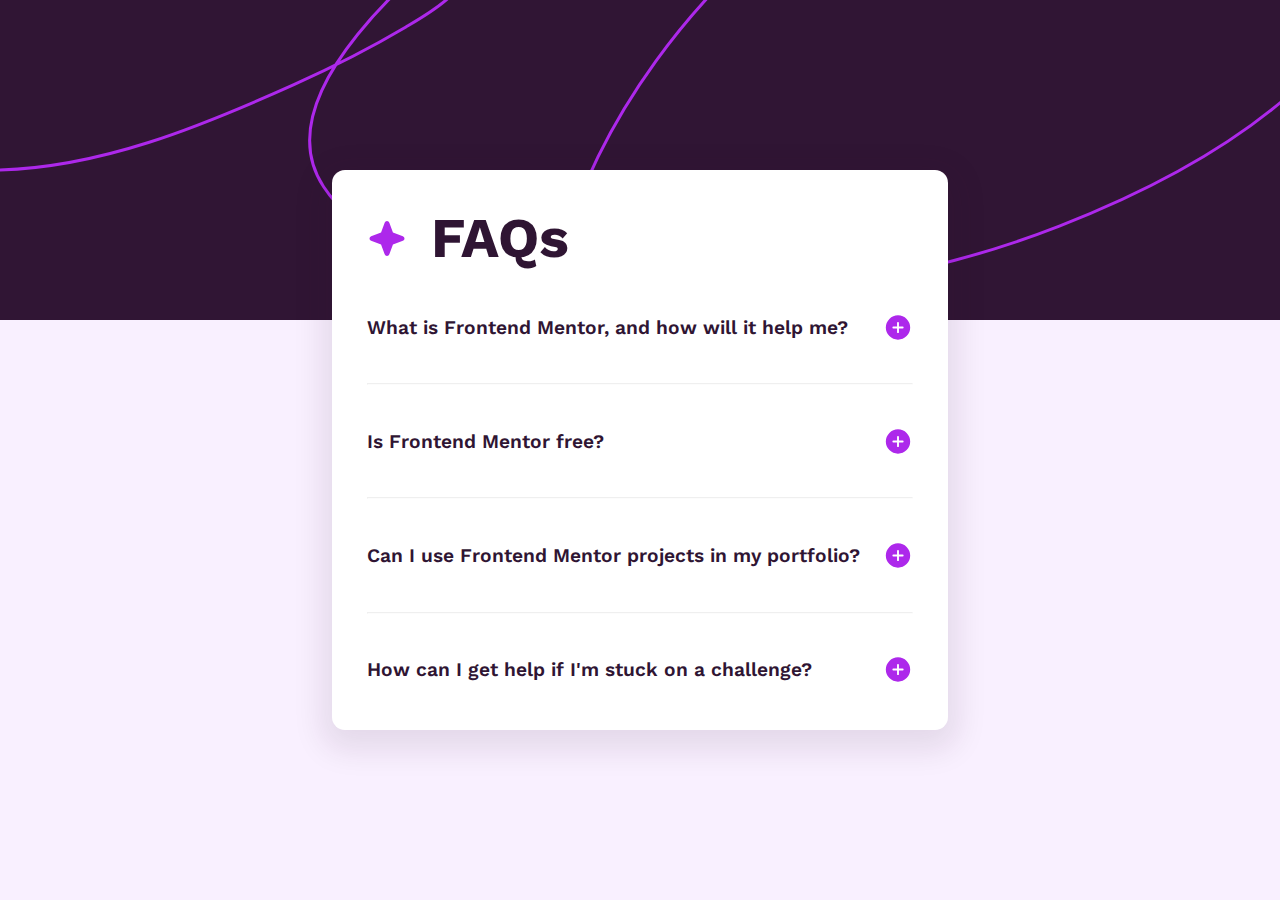
<file: faq-accordion-main/index.html>
<!DOCTYPE html>
<html lang="en">

<head>
  <meta charset="UTF-8" />
  <meta name="viewport" content="width=device-width, initial-scale=1.0" />
  <link rel="icon" type="image/png" sizes="32x32" href="./assets/images/favicon-32x32.png" />
  <title>Frontend Mentor | FAQ accordion</title>
  <link rel="stylesheet" href="./css/style.css" />
  <script defer src="./js/script.js"></script>
</head>

<body>
  <main>
    <h1>
      <img src="./assets/images/icon-star.svg" alt="star icon">
      FAQs
    </h1>
    <h2>
      What is Frontend Mentor, and how will it help me?
      <img src="./assets/images/icon-plus.svg" alt="plus icon">
    </h2>
    <p>
      Frontend Mentor offers realistic coding challenges to help developers
      improve their frontend coding skills with projects in HTML, CSS, and
      JavaScript. It's suitable for all levels and ideal for portfolio
      building.
    </p>
    <hr>  
    <h2>
      Is Frontend Mentor free?
      <img src="./assets/images/icon-plus.svg" alt="plus icon">
    </h2>
    <p>
      Yes, Frontend Mentor offers both free and premium coding challenges,
      with the free option providing access to a range of projects suitable
      for all skill levels.
    </p>
    <hr>
    <h2>
      Can I use Frontend Mentor projects in my portfolio?
      <img src="./assets/images/icon-plus.svg" alt="plus icon">
    </h2>
    <p>
      Yes, you can use projects completed on Frontend Mentor in your
      portfolio. It's an excellent way to showcase your skills to potential
      employers!
    </p>
    <hr>
    <h2>
      How can I get help if I'm stuck on a challenge?
      <img src="./assets/images/icon-plus.svg" alt="plus icon">
    </h2>
    <p>
      The best place to get help is inside Frontend Mentor's Discord
      community. There's a help channel where you can ask questions and seek
      support from other community members.
    </p>
  </main>
</body>

</html>
</file>
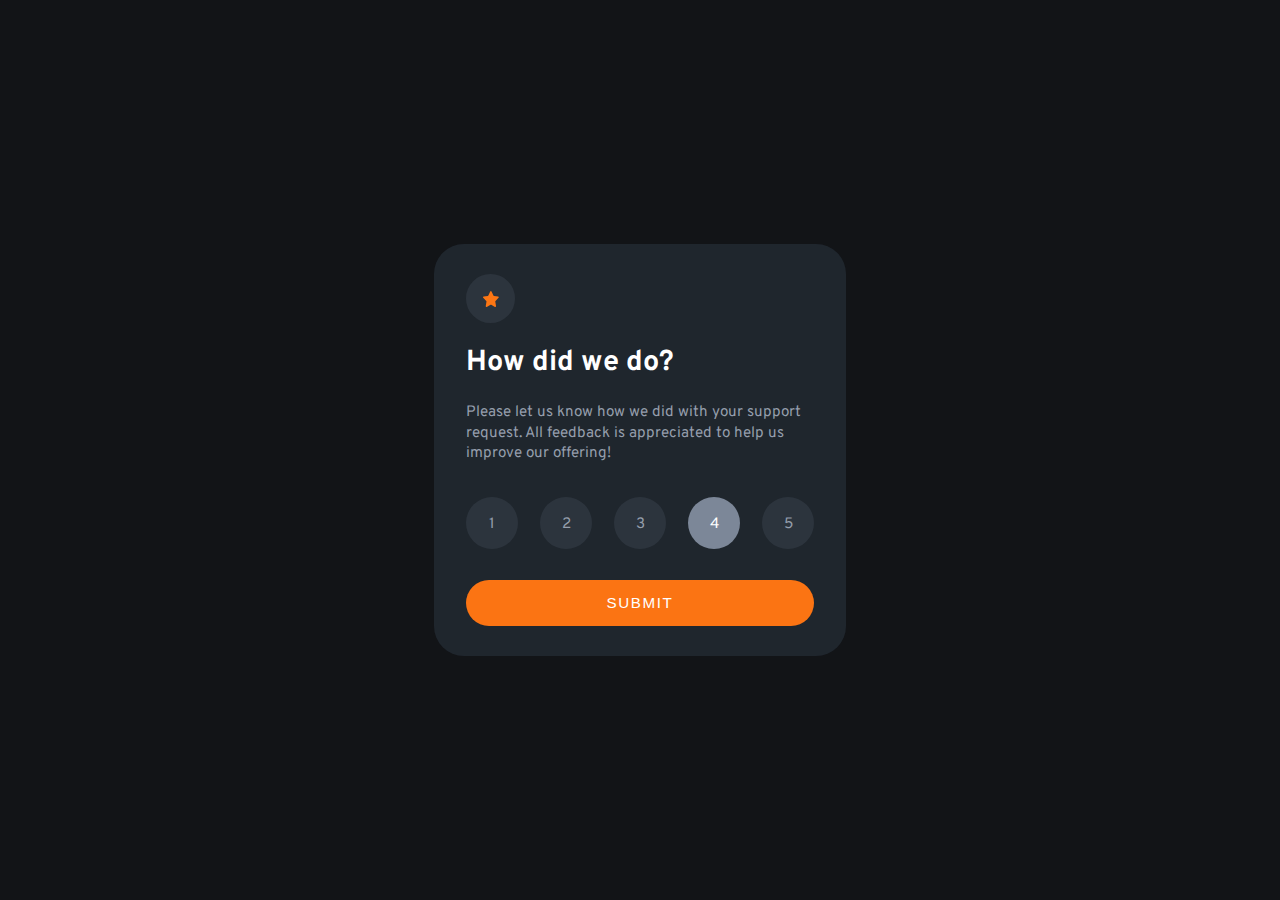
<file: interactive-rating-component-main/index.html>
<!DOCTYPE html>
<html lang="pt-br">
<head>
  <meta charset="UTF-8">
  <meta name="viewport" content="width=device-width, initial-scale=1.0"> 
  <link rel="icon" type="image/png" sizes="32x32" href="./images/favicon-32x32.png">
  <title>Frontend Mentor | Interactive rating component</title>
  <link rel="stylesheet" href="./assets/css/style.css">
  <script defer src="./assets/js/index.js"></script>
</head>
<body>
  <div class="rating-component first-page">
    <section class="rating-display">
      <figure class="icon-star">
        <img src="./assets/images/icon-star.svg" alt="star">
      </figure>
      <h1>How did we do?</h1>
      <p>
        Please let us know how we did with your support request. All feedback is appreciated
        to help us improve our offering!
      </p>
      
      <ul class="options">
        <li class="option">
          <input 
            type="radio" 
            name="number" 
            value="1"
            />
          <span class="label">1</span>
        </li>
        
        <li class="option">
          <input 
            type="radio" 
            name="number" 
            value="2"
            />
          <span class="label">2</span>
        </li>
        
        <li class="option">
          <input 
            type="radio" 
            name="number" 
            value="3"
            />
          <span class="label">3</span>
        </li>
        
        <li class="option">
          <input 
            type="radio" 
            name="number" 
            value="4"
            checked
            />
          <span class="label">4</span>
        </li>
        
        <li class="option">
          <input 
            type="radio" 
            name="number" 
            value="5"
            />
          <span class="label">5</span>
        </li>
      </ul>
      
      <button type="submit">Submit</button>
    </section>
  </div>
  
  <div class="rating-component second-page">
    <section class="rating-display thank-you-display">
      <figure>
        <img src="./assets/images/illustration-thank-you.svg" alt="bill receipt" width="145">
      </figure>
      <div class="selected-option">
        <p>You selected <span>4</span> out of 5</p>
      </div>
      <div class="message">
        <h1>Thank you!</h1>
        <p>
          We appreciate you taking the time to give a rating. If you ever need more support,
          don’t hesitate to get in touch!
        </p>
      </div>
    </section>
  </div>
</body>
</html>
</file>
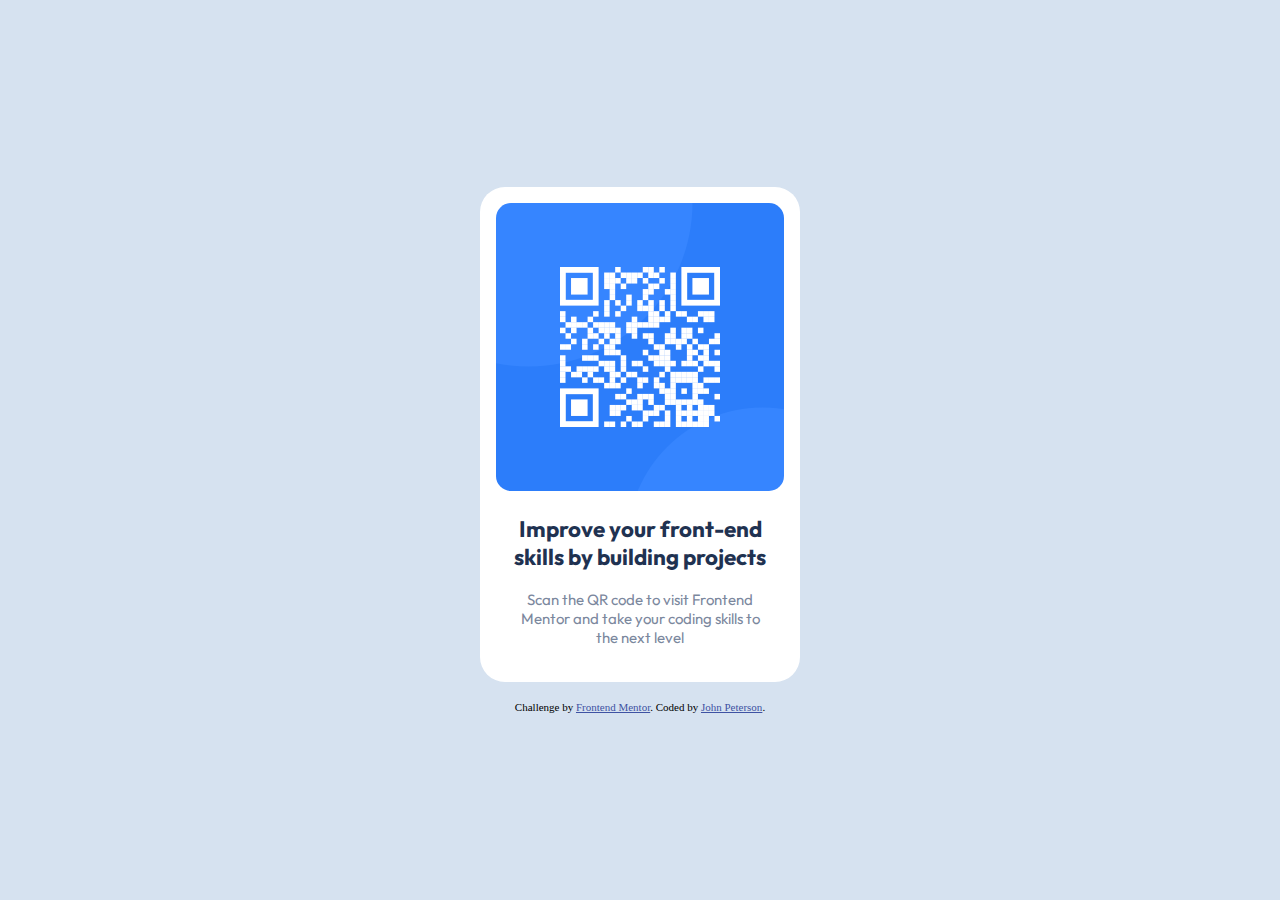
<file: qr-code-component-main/index.html>
<!DOCTYPE html>
<html lang="en">
<head>
  <meta charset="UTF-8">
  <meta name="viewport" content="width=device-width, initial-scale=1.0"> <!-- displays site properly based on user's device -->

  <link rel="icon" type="image/png" sizes="32x32" href="./images/favicon-32x32.png">
  
  <title>Frontend Mentor | QR code component</title>

  <!-- Feel free to remove these styles or customise in your own stylesheet 👍 -->
  <style>
    @import url('https://fonts.googleapis.com/css2?family=Outfit:wght@100..900&display=swap');

    * {
      margin: 0;
      padding: 0;
      box-sizing: border-box;
    }
    
    body {
      background-color: hsl(212, 45%, 89%);
      min-height: 100vh;
      display: flex;
      flex-direction: column;
      justify-content: center;
      align-items: center;
    }

    main {
      background-color: hsl(0, 0%, 100%);
      padding: 1rem;
      margin: 0 1rem;
      max-width: 320px;
      border-radius: 25px;
    }
    
    .qrcode_image img {
      display: block;
      width: 100%;
      height: auto;
      border-radius: 15px;
    }

    .qrcode_text {
      font-family: "Outfit", sans-serif;
      text-align: center;
    }

    .qrcode_text h1 {
      color: hsl(218, 44%, 22%);
      font-size: 1.4em;
      padding: 1.5rem 1rem 0;
    }

    .qrcode_text p {
      color: hsl(220, 15%, 55%);
      font-size: 15px;
      padding: 1.2rem 1rem;
    }
    
    .attribution { font-size: 11px; text-align: center; padding-top: 1.2rem;}
    .attribution a { color: hsl(228, 45%, 44%); }
  </style>
</head>
<body>
  <main>
    <section class="qrcode_image">
      <figure>
        <img src="./images/image-qr-code.png" alt="qrcode picture" width="400" height="400">
      </figure>
    </section>
    <section class="qrcode_text">
      <h1>Improve your front-end skills by building projects</h1>
      <p>Scan the QR code to visit Frontend Mentor and take your coding skills to the next level</p>
    </section>
  </main>
  <footer>
    <div class="attribution">
      Challenge by <a href="https://www.frontendmentor.io?ref=challenge">Frontend Mentor</a>. 
      Coded by <a href="https://github.com/jpetterson88">John Peterson</a>.
    </div>
  </footer>
</body>
</html>
</file>
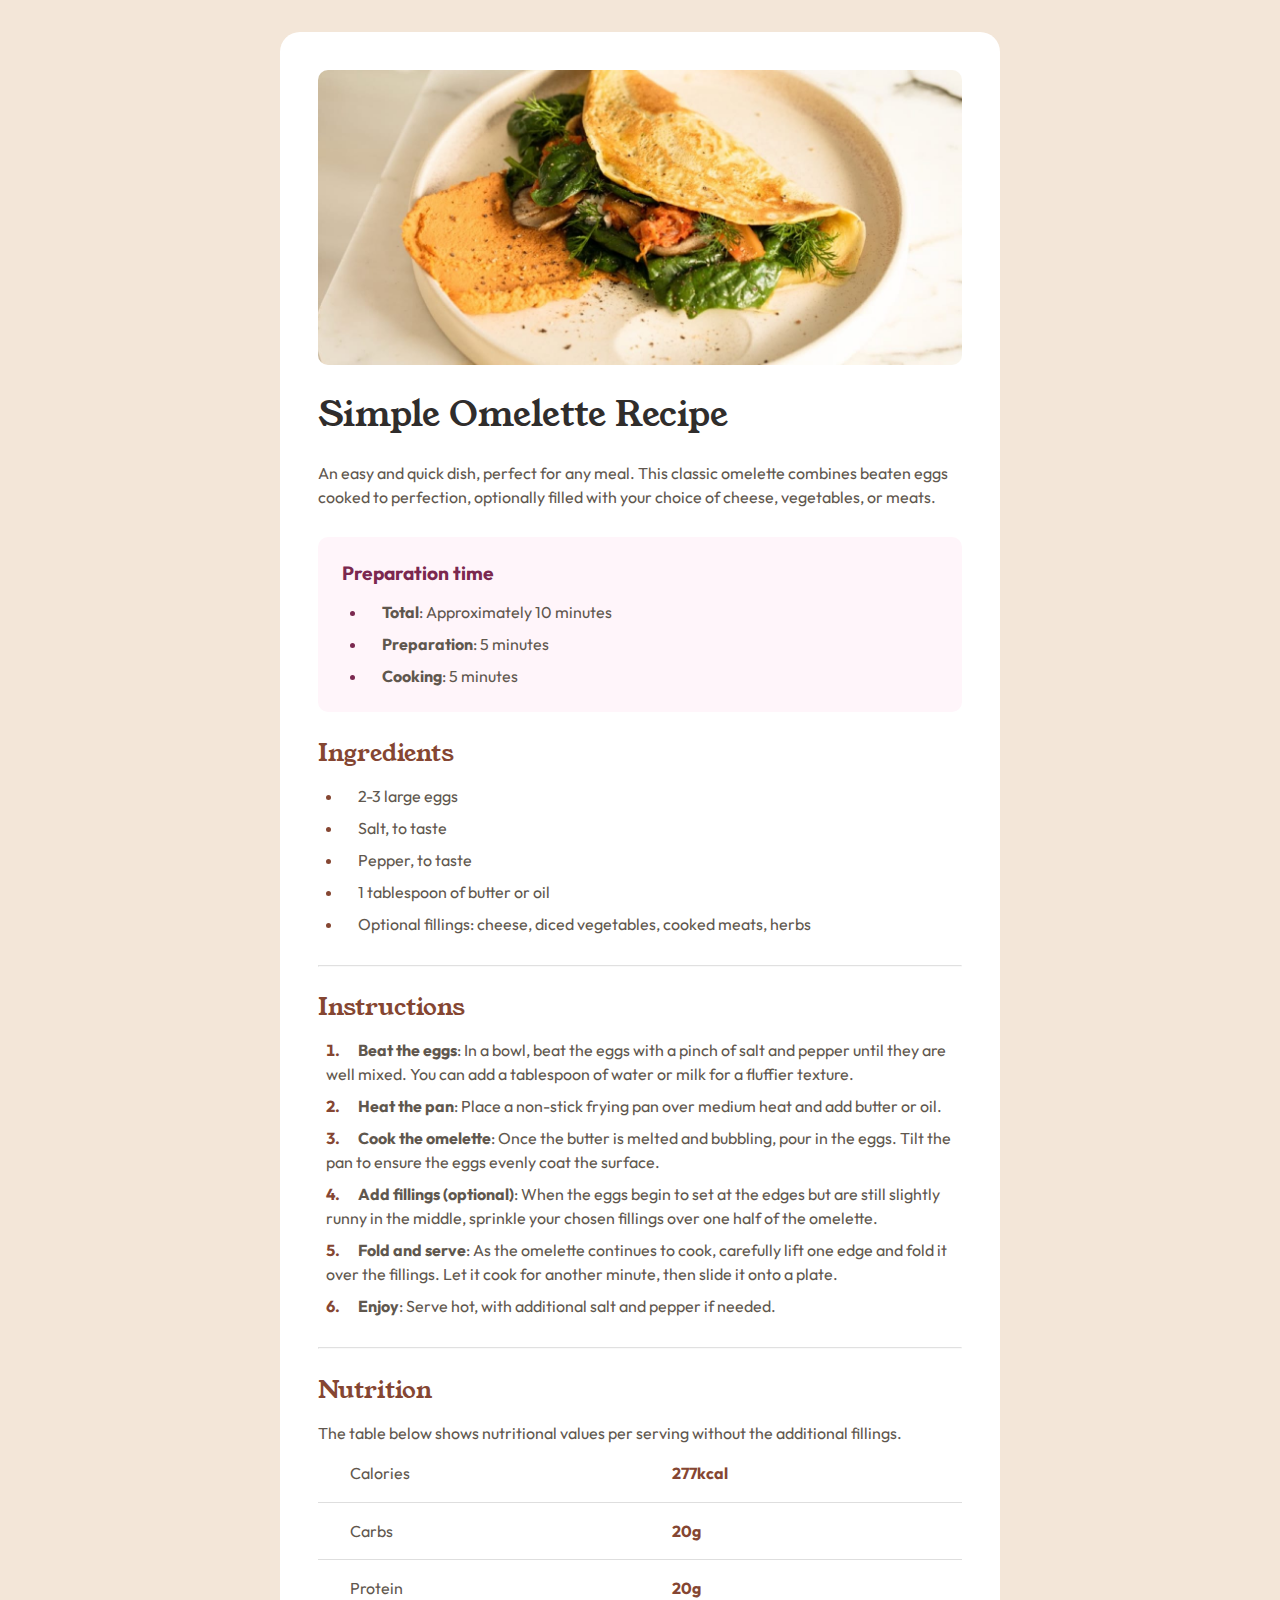
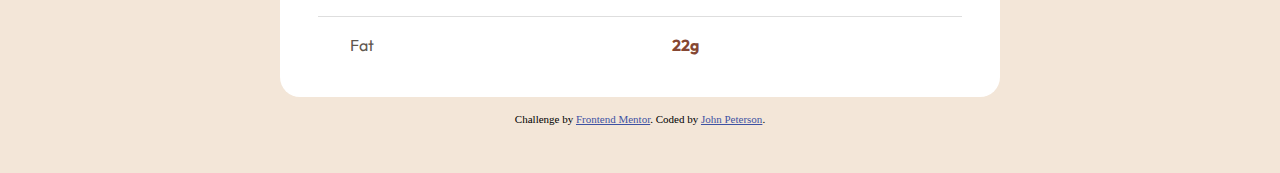
<file: recipe-page-main/index.html>
<!DOCTYPE html>
<html lang="en">
  <head>
    <meta charset="UTF-8" />
    <meta name="viewport" content="width=device-width, initial-scale=1.0" />
    <link
      rel="icon"
      type="image/png"
      sizes="32x32"
      href="./assets/images/favicon-32x32.png"
    />
    <title>Frontend Mentor | Recipe page</title>
    <link rel="stylesheet" href="./css/style.css" />
  </head>
  <body>
    <header>
      <figure>
        <img
          src="./assets/images/image-omelette.jpeg"
          alt="omelette picture"
          width="700"
          height="320"
        />
      </figure>
    </header>
    <main>
      <section class="recipe-description">
        <h1>Simple Omelette Recipe</h1>
        <p>
          An easy and quick dish, perfect for any meal. This classic omelette
          combines beaten eggs cooked to perfection, optionally filled with your
          choice of cheese, vegetables, or meats.
        </p>
      </section>

      <section class="preparation-time">
        <h2>Preparation time</h2>
        <ul>
          <li><strong>Total</strong>: Approximately 10 minutes</li>
          <li><strong>Preparation</strong>: 5 minutes</li>
          <li><strong>Cooking</strong>: 5 minutes</li>
        </ul>
      </section>

      <section class="ingredients">
        <h2 class="nutmag">Ingredients</h2>
        <ul>
          <li>2-3 large eggs</li>
          <li>Salt, to taste</li>
          <li>Pepper, to taste</li>
          <li>1 tablespoon of butter or oil</li>
          <li>
            Optional fillings: cheese, diced vegetables, cooked meats, herbs
          </li>
        </ul>
      </section>

      <hr />

      <section class="instructions">
        <h2 class="nutmag">Instructions</h2>
        <ol>
          <li>
            <strong>Beat the eggs</strong>: In a bowl, beat the eggs with a
            pinch of salt and pepper until they are well mixed. You can add a
            tablespoon of water or milk for a fluffier texture.
          </li>
          <li>
            <strong>Heat the pan</strong>: Place a non-stick frying pan over
            medium heat and add butter or oil.
          </li>
          <li>
            <strong>Cook the omelette</strong>: Once the butter is melted and
            bubbling, pour in the eggs. Tilt the pan to ensure the eggs evenly
            coat the surface.
          </li>
          <li>
            <strong>Add fillings (optional)</strong>: When the eggs begin to set
            at the edges but are still slightly runny in the middle, sprinkle
            your chosen fillings over one half of the omelette.
          </li>
          <li>
            <strong>Fold and serve</strong>: As the omelette continues to cook,
            carefully lift one edge and fold it over the fillings. Let it cook
            for another minute, then slide it onto a plate.
          </li>
          <li>
            <strong>Enjoy</strong>: Serve hot, with additional salt and pepper
            if needed.
          </li>
        </ol>
      </section>

      <hr />

      <section class="nutrition">
        <h2 class="nutmag">Nutrition</h2>
        <p>
          The table below shows nutritional values per serving without the
          additional fillings.
        </p>
        <div class="container">
          <div class="box">Calories</div>
          <div class="box">
            <strong>277kcal</strong>
          </div>
          <div class="box">Carbs</div>
          <div class="box">
            <strong>20g</strong>
          </div>
          <div class="box">Protein</div>
          <div class="box">
            <strong>20g</strong>
          </div>
          <div class="box">Fat</div>
          <div class="box">
            <strong>22g</strong>
          </div>
        </div>
      </section>
    </main>
    <footer class="attribution">
      Challenge by
      <a href="https://www.frontendmentor.io?ref=challenge">Frontend Mentor</a>. 
      Coded by <a href="https://github.com/jpetterson88">John Peterson</a>.
    </footer>
  </body>
</html>
</file>
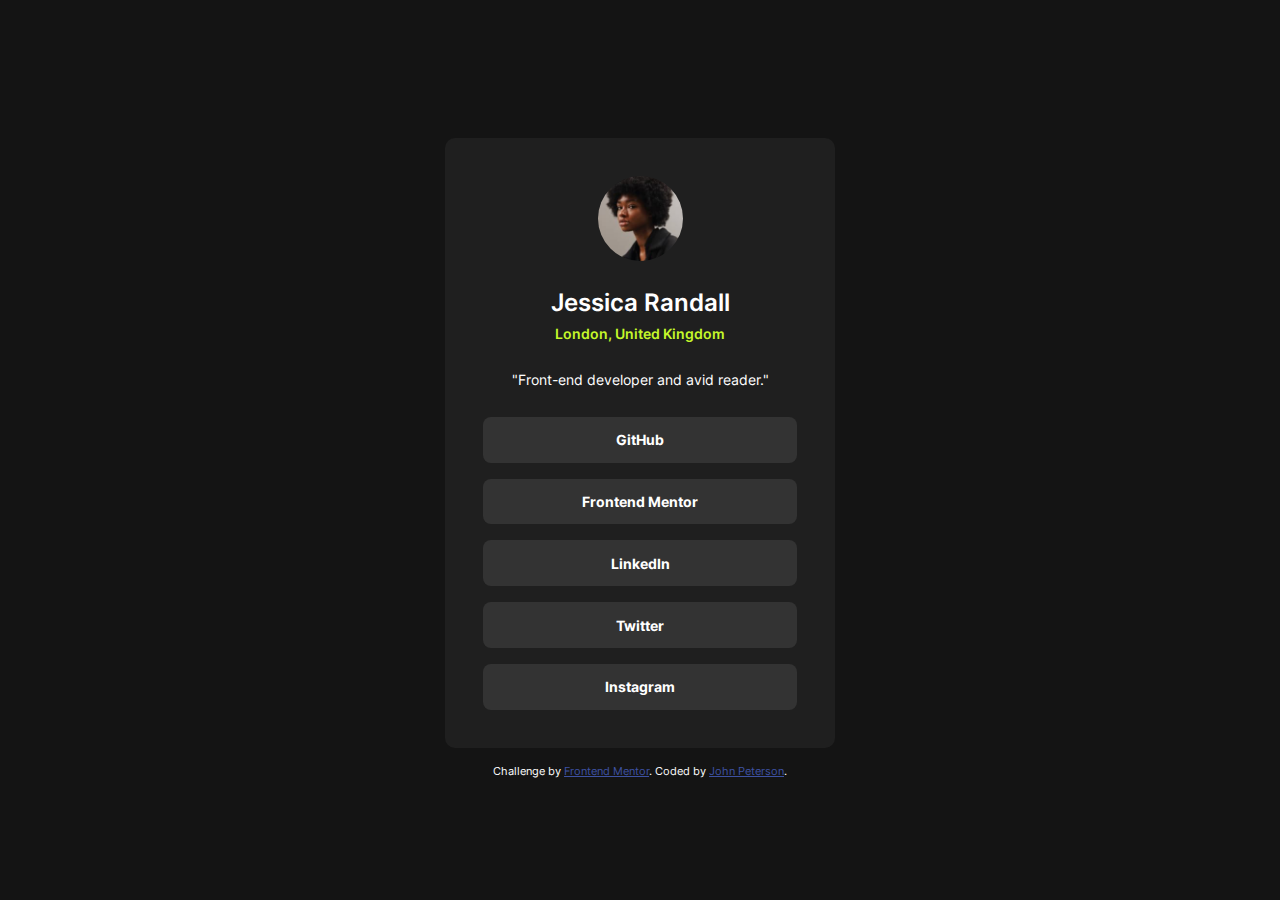
<file: social-links-profile-main/index.html>
<!DOCTYPE html>
<html lang="en">
<head>
  <meta charset="UTF-8">
  <meta name="viewport" content="width=device-width, initial-scale=1.0"> <!-- displays site properly based on user's device -->
  <link rel="icon" type="image/png" sizes="32x32" href="./assets/images/favicon-32x32.png">
  <title>Frontend Mentor | Social links profile</title>
  <link rel="stylesheet" href="./css/style.css">
</head>
<body>
  <main>
    <figure>
      <img src="./assets/images/avatar-jessica.jpeg" alt="woman picture" width="176" height="176">
    </figure>
    <p class="name">Jessica Randall</p>
    <p class="green">London, United Kingdom</p>
    <p>"Front-end developer and avid reader."</p>
    <nav>
      <ul>
        <li><a href="#">GitHub</a></li>
        <li><a href="#">Frontend Mentor</a></li>
        <li><a href="#">LinkedIn</a></li>
        <li><a href="#">Twitter</a></li>
        <li><a href="#">Instagram</a></li>
      </ul>
    </nav> 
  </main>
  <footer class="attribution">
    Challenge by <a href="https://www.frontendmentor.io?ref=challenge">Frontend Mentor</a>. 
    Coded by <a href="https://github.com/jpetterson88">John Peterson</a>.
  </footer>
</body>
</html>
</file>
<file: faq-accordion-main/css/style.css>
@font-face {
  font-family: "Work Sans";
  src: url("../assets/fonts/WorkSans-VariableFont_wght.ttf");
}

* {
  margin: 0;
  padding: 0;
  box-sizing: border-box;
}

:root {
  --white: hsl(0, 0%, 100%);
  --light-pink: hsl(275, 100%, 97%);
  --pink: hsl(281, 83%, 54%);
  --grayish-purple: hsl(292, 16%, 49%);
  --dark-purple: hsl(292, 42%, 14%);
}

body {
  min-height: 100vh;
  background: var(--light-pink) url("../assets/images/background-pattern-desktop.svg") no-repeat;
  background-size: max(1440px, 100%);
  font-family: "Work Sans", sans-serif;

  display: flex;
  justify-content: center;
  align-items: center;
}

main {
  background-color: var(--white);
  flex-basis: 616px;
  min-height: 560px;
  margin: 1.5rem;
  padding: 2.2rem 2.2rem 1.6rem 2.2rem;
  border-radius: 13px;
  box-shadow: 0px 10px 30px 10px hsl(292, 42%, 14%, 0.1);

  display: flex;
  flex-direction: column;
  justify-content: space-between;
}

h1, h2 {
  color: var(--dark-purple);
  display: flex;
  justify-content: space-between;
  align-items: center;
}

h1 {
  font-size: 3.5rem;
  justify-content: start;
}

h1 img {
  margin: 0 1.5rem 0 0;
}

img {
  margin-left: 1.1rem;
}

h2 {
  font-size: 1.2rem;
  font-weight: 600;
  padding: 1.2rem 0;
  cursor: pointer;
}

h2:hover {
  color: var(--pink);
}

p {
  padding-bottom: 1.4rem;
  color: var(--grayish-purple);
  font-size: 1rem;
  line-height: 1.3rem;
  display: none;
}

p:last-child {
  padding-bottom: 0.8rem;
}

hr {
  opacity: 0.150;
}

@media screen and (max-width: 425px) {
  body {
    background: var(--light-pink) url("../assets/images/background-pattern-mobile.svg") no-repeat;
    background-size: 425px;
  }

  main {
    padding: 1.5rem 1.5rem 0.8rem 1.5rem;
    min-height: 480px;
  }

  h1 {
    font-size: 2rem;
  }

  h1 img {
    margin: 0 1.3rem 0 0;
    height: 25px;
  }

  h2 {
    font-size: 1rem;
  }

  p {
    font-size: 0.9rem;
  }
}
</file>
<file: interactive-rating-component-main/assets/css/style.css>
@font-face {
  font-family: 'Overpass';
  src: url('../fonts/Overpass-VariableFont_wght.ttf');
}

* {
  margin: 0;
  padding: 0;
  box-sizing: border-box;
}

:root {
  /* primary colors */
  --orange: hsl(25, 97%, 53%);

  /* neutral colors */
  --white: hsl(0, 0%, 100%);
  --light-grey: hsl(217, 12%, 63%);
  --medium-grey: hsl(216, 12%, 54%);
  --dark-blue: hsl(213, 19%, 18%);
  --very-dark-blue: hsl(216, 12%, 8%);

  font-family: Overpass, sans-serif;
}

body {
  min-height: 100vh;
  background-color: var(--very-dark-blue);
  color: var(--light-grey);

  display: flex;
  justify-content: center;
  align-items: center;
}

.rating-component {
  background-color: hsla(213, 20%, 18%, 0.7);
  /* background-image: linear-gradient(to top, hsl(213, 19%, 18%), hsla(213, 20%, 18%, 0.185)); */
  padding: 1rem 1.5rem 1.5rem 1.5rem;
  margin: 1.2rem;
  width: 328px;
  height: 365px;
  border-radius: 15px;
}

.rating-display {
  height: 100%;

  display: flex;
  flex-direction: column;
  justify-content: space-around;
}

.rating-display h1 {
  color: var(--white);
}

.rating-display p {
  font-size: .875rem;
  line-height: 1.3rem;
}

.icon-star {
  background-color: hsla(216, 12%, 54%, 0.150);
  border-radius: 50%;
  width: 38px;
  height: 38px;

  display: grid;
  place-content: center;
}

.icon-star img {
  width: 14px;
  height: 14px;
  margin-left: .1rem;
}

.options {
  margin: .6rem 0;

  display: flex;
  justify-content: space-between;
}

.option {
  background-color: hsla(216, 12%, 54%, 0.150);
  border-radius: 50%;
  width: 42px;
  height: 42px;
  font-size: .85rem;
  padding-top: .2rem;

  display: grid;
  place-content: center;
  
  position: relative;
}

.option input[type="radio"] {
  all: unset;
  
  position: absolute;
  inset: 0;
  
  cursor: pointer;
}

.option:hover {
  background-color: var(--orange);
  color: var(--white);
}

.option:has(input:focus-visible) {
  outline: 1px solid var(--white);
}

.option:has(input:checked) {    
  background-color: var(--medium-grey);
  color: var(--white);
}

.rating-display button {
  background-color: var(--orange);
  color: var(--white);
  text-transform: uppercase;
  letter-spacing: .1rem;
  border: none;
  border-radius: 2rem;
  padding: .9rem;
  cursor: pointer;
}

.rating-display button:hover {
  background-color: var(--white);
  color: var(--orange);
}

.second-page {
  display: none;
}

.thank-you-display {
  text-align: center;
}

.thank-you-display figure {
  margin-top: .3rem;
}

.message h1 {
  margin-bottom: .7rem;
}

.selected-option p {
  display: inline;
  background-color: var(--dark-blue);
  color: hsl(25, 76%, 61%);
  padding: .6rem .7rem .4rem .7rem;
  border-radius: 2rem;
}

@media screen and (min-width: 450px) {
  .rating-component {
    width: 412px;
    height: 412px;
    border-radius: 30px;
    padding: 1.2rem 2rem;
  }

  .rating-display h1 {
    font-size: 1.8rem;
  }

  .rating-display p {
    font-size: .95rem;
  }

  .icon-star {
    width: 49px;
    height: 49px;
  }

  .icon-star img {
    width: 16px;
    height: 16px;
  }

  .option {
    width: 52px;
    height: 52px;
    font-size: .95rem;
  }

  .rating-display button {
    font-size: .95rem;
  }

  .thank-you-display {
    padding: .2rem;
  }

  .thank-you-display img {
    width: 154px;
  }
}
</file>
<file: recipe-page-main/css/style.css>
@font-face {
  font-family: "Young Serif";
  src: url("../assets/fonts/young-serif/YoungSerif-Regular.ttf");
}

@font-face {
  font-family: "Outfit";
  src: url("../assets/fonts/outfit/Outfit-VariableFont_wght.ttf");
}

:root {
  /* Primary */
  --NUTMEG: hsl(14, 45%, 36%);
  --DARK-RASPBERRY: hsl(332, 51%, 32%);

  /* Neutral */
  --WHITE: hsl(0, 0%, 100%);
  --ROSE-WHITE: hsl(330, 100%, 98%);
  --EGGSHELL: hsl(30, 54%, 90%);
  --LIGHT-GREY: hsl(30, 18%, 87%);
  --WENGE-BROWN: hsl(30, 10%, 34%);
  --DARK-CHARCOAL: hsl(24, 5%, 18%);
}

* {
  margin: 0;
  padding: 0;
  box-sizing: border-box;
}

body {
  background-color: var(--EGGSHELL);
  min-height: 100vh;
  margin: 2rem;
  display: flex;
  flex-direction: column;
  justify-content: center;
  align-items: center;
}

header {
  background-color: var(--WHITE);
  max-width: 720px;
  border-radius: 20px 20px 0 0;
  padding: 2.4rem 2.4rem 0 2.4rem;
}

header img {
  width: 100%;
  height: auto;
  border-radius: 10px;
  display: block;
}

main {
  background-color: var(--WHITE);
  max-width: 720px;
  padding: 2rem 2.4rem 1.5rem 2.4rem;
  border-radius: 0 0 20px 20px;
  font-family: "Outfit", sans-serif;
  color: var(--WENGE-BROWN);
  line-height: 1.5rem;

  display: flex;
  flex-direction: column;
  justify-content: space-between;
  gap: 1.8rem;
}

main h1, h2 {
  font-family: "Young Serif", serif;
  margin-bottom: 1.2rem;
}

main li {
  list-style-position: inside;
  padding-left: 0.5rem;
  margin-top: 0.5rem;
}

main ul, ol {
  counter-reset: my-counter;
}

main hr {
  opacity: 0.3;
}

.recipe-description h1 {
  color: var(--DARK-CHARCOAL);
  font-size: 2.2rem;
  font-weight: 400;
  margin-bottom: 1.8rem;
  line-height: 2.2rem;
}

.preparation-time {
  background-color: var(--ROSE-WHITE);
  padding: 1.5rem;
  border-radius: 10px;
}

.preparation-time h2 {
  font-family: "Outfit", sans-serif;
  font-size: 1.2rem;
  color: hsl(332, 51%, 32%);
  margin-bottom: 0.9rem;
}

.preparation-time li::before {
  content: "";
  padding-right: 0.6rem;
}

.preparation-time ::marker {
  color: var(--DARK-RASPBERRY);
}

.ingredients li::before {
  content: "";
  padding-right: 0.6rem;
}

.ingredients ::marker {
  color: var(--NUTMEG);
}

.instructions li::before {
  content: "";
  padding-right: 0.9rem;
}

.instructions ::marker {
  font-family: "Outfit", sans-serif;
  font-weight: bold;
  color: var(--NUTMEG);
}

.nutrition .container {
  display: grid;
  grid-template-columns: repeat(2, 1fr);
  grid-template-rows: repeat(4, 1fr);
}

.nutrition .box {
  border-top: 1px solid rgba(0, 0, 0, 0.130);
  padding: 1rem 0 1rem 2rem;
}

.nutrition 
.box:first-child, 
.box:nth-child(2) {
  border-top: 0;
}

.nutrition strong {
  color: var(--NUTMEG);
}

.nutmag {
  color: var(--NUTMEG);
  font-weight: 400;
}

.attribution { 
  font-size: 11px; 
  text-align: center; 
  padding: 1rem;
}

.attribution a { 
  color: hsl(228, 45%, 44%); 
}

@media screen and (max-width: 425px) {
  body {
    margin: 0;
  }

  header {
    padding: 0;
  }

  header img {
    border-radius: 0;
  }

  main {
    border-radius: 0;
  }

  main img {
    width: 100%;
    height: auto;
    border-radius: 0;
    display: block;
    margin-bottom: 0.5rem;
  }

  .attribution {
    display: none;
  }
}
</file>
<file: social-links-profile-main/css/style.css>
@font-face {
  font-family: "Inter";
  src: url("../assets/fonts/Inter-VariableFont_slnt\,wght.ttf");
}

* {
  margin: 0;
  padding: 0;
  box-sizing: border-box;
}

body {
  background-color: var(--off-black);
  min-height: 100vh;
  display: flex;
  flex-direction: column;
  justify-content: center;
  align-items: center;
  font-family: "Inter", sans-serif;
  color: var(--white);
}

:root {
  /* primary */
  --green: hsl(75, 94%, 57%);

  /* neutral */
  --white: hsl(0, 0%, 100%);
  --grey: hsl(0, 0%, 20%);
  --dark-grey: hsl(0, 0%, 12%);
  --off-black: hsl(0, 0%, 8%);
}

main {
  background-color: var(--dark-grey);
  min-width: 390px;
  border-radius: 10px;
  text-align: center;
  padding: 2.4rem;
  margin: 1rem;
  font-size: 14px;
}

main figure {
  text-align: center;
}

main img {
  border-radius: 50%;
  width: 85px;
  height: auto;
  margin-bottom: 1.5rem;
}

.name {
  font-size: 1.5rem;
  font-weight: 600;
}

.green {
  color: var(--green);
  font-weight: 600;
  margin-top: 0.5rem;
  margin-bottom: 1.8rem;
}

main ul {
  list-style-type: none;
  padding-top: 1.8rem;
  display: flex;
  flex-direction: column;
  gap: 1rem;
}

main a {
  text-decoration: none;
  display: block;
  background-color: var(--grey);
  padding: 0.9rem;
  border-radius: 8px;
  color: var(--white);
  font-weight: 700;
}

main a:hover {
  background-color: var(--green);
  color: var(--dark-grey);
}

.attribution { font-size: 11px; text-align: center; }
.attribution a { color: hsl(228, 45%, 44%); }

@media screen and (max-width: 424px) {
  main {
    padding: 1.5rem;
    min-width: 338px;
  }
}

@media screen and (max-width: 374px) {
  main {
    min-width: 285px;
  }

  main p {
    white-space: nowrap;
  }
}
</file>
